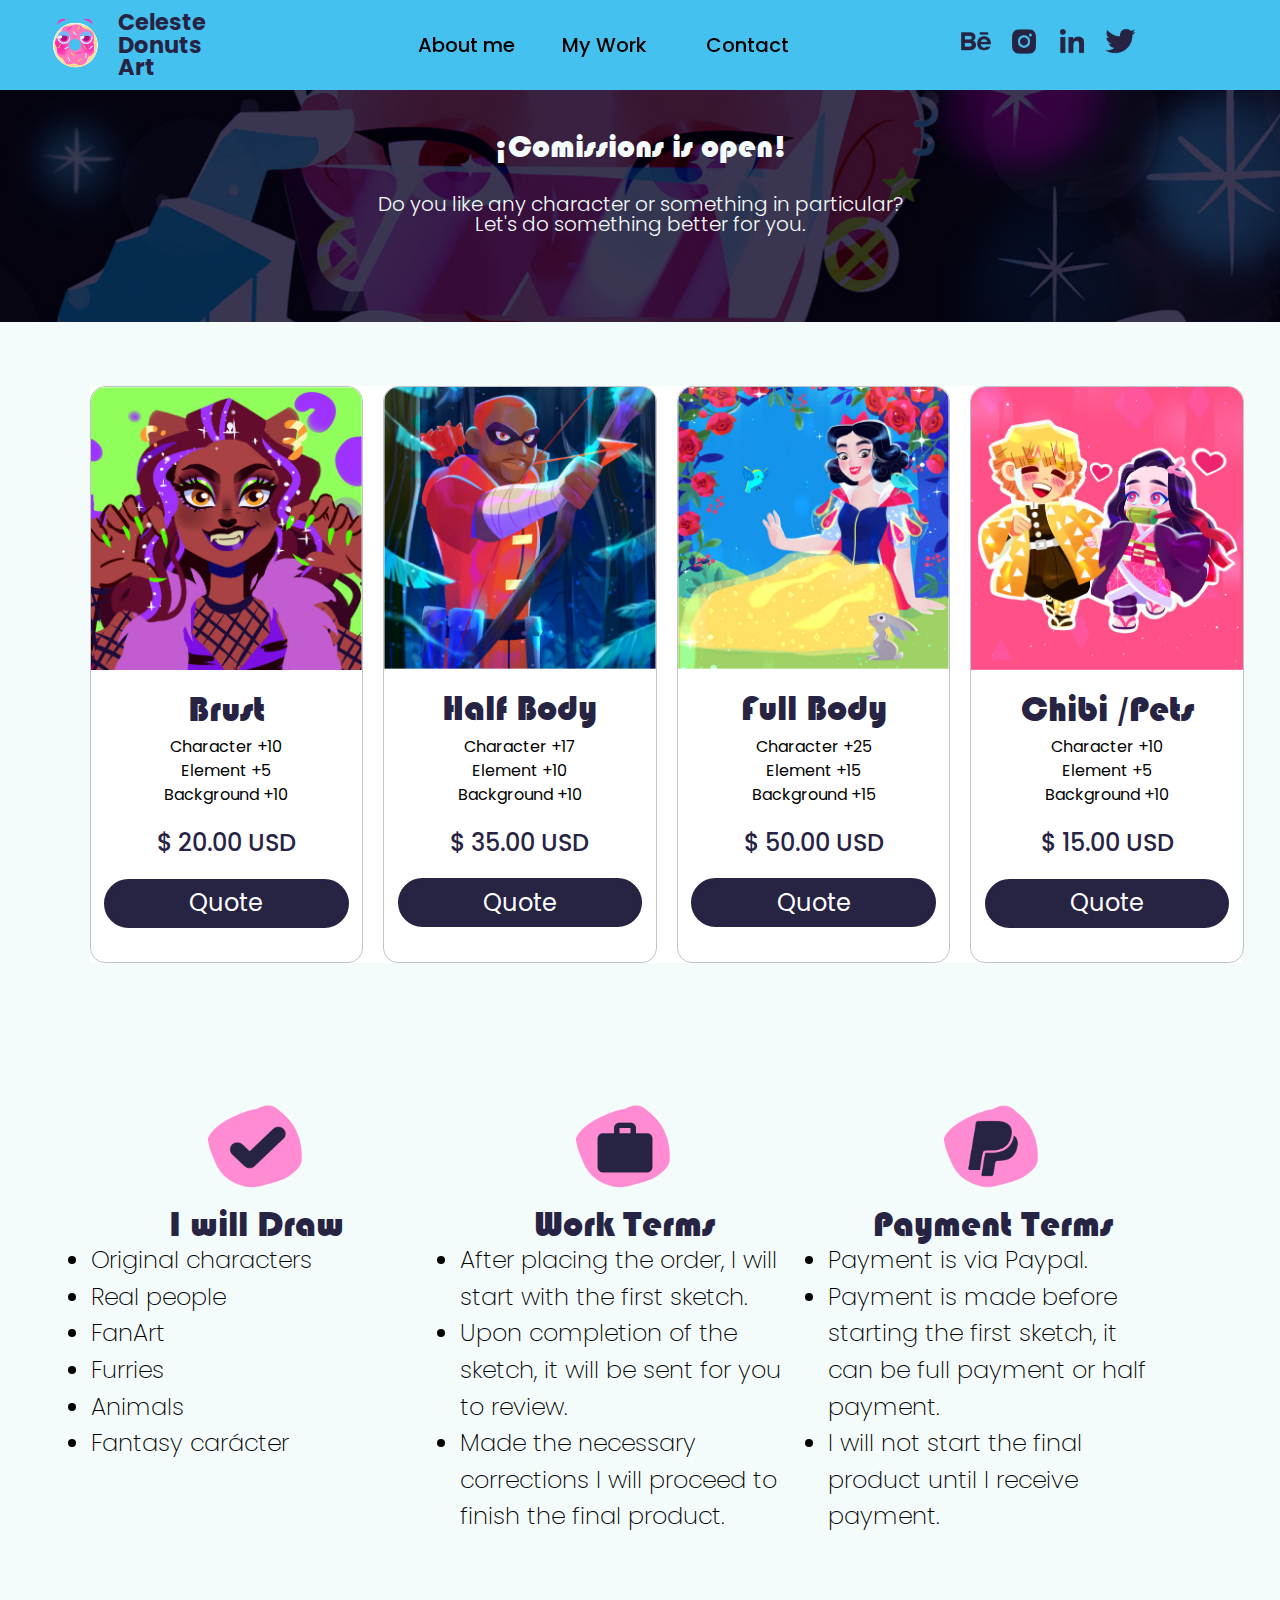
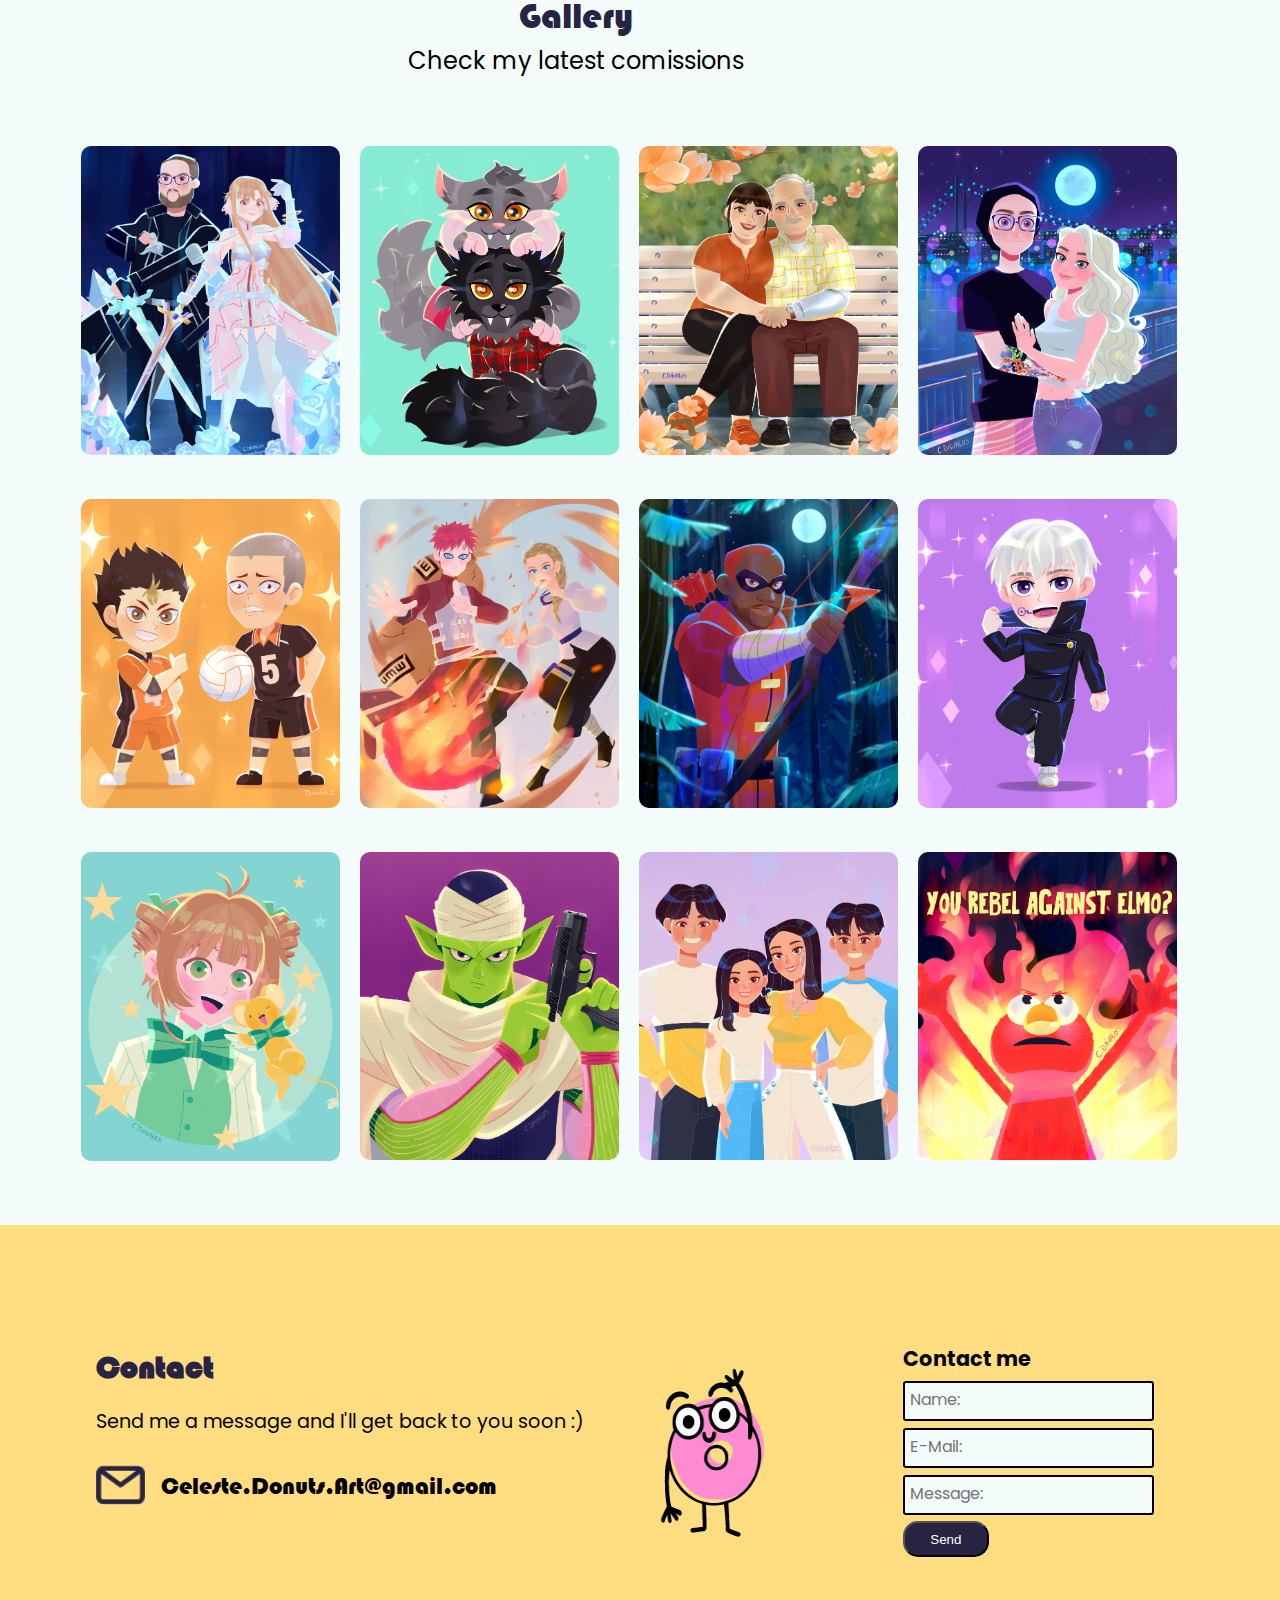
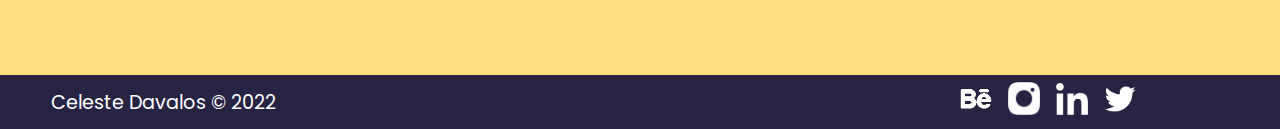
<file: comissions.html>
<!DOCTYPE html>
<html lang="en">
  <head>
    <meta charset="UTF-8" />
    <meta http-equiv="X-UA-Compatible" content="IE=edge" />
    <meta name="viewport" content="width=device-width, initial-scale=1.0" />
    <link rel="shortcut icon" href="./img/Icono.ico" type="image/x-icon" />
    <title>Donuts Art</title>
    <link rel="stylesheet" href="comissions.css" />
    <link rel="stylesheet" href="style2.css" />
    <link rel="preconnect" href="https://fonts.googleapis.com" />
    <link rel="preconnect" href="https://fonts.gstatic.com" crossorigin />
    <link
      href="https://fonts.googleapis.com/css2?family=Poppins:ital,wght@0,200;0,300;0,400;0,500;1,100&display=swap"
      rel="stylesheet"
    />
    <style type="text/css" media="screen, print">
      @font-face {
        font-family: "Bauhaus 93";
        src: url("font/BAUHS93.ttf");
      }
    </style>
  </head>
  <body>
    <header id="header" class="nav">
      <a href="./index.html">
        <div class="header__logo">
            <div class="header__logo__container">
                <img  class="header__logo--img iconDonut" src="./img/Icono.png" id="logo">
                <img  class="header__logo--imgGIF iconDonutGif" src="./img/icon-home-gif.gif" id="logoGif">
            </div>
            <h1 class="header__logo--text">Celeste <br>Donuts Art</h1>
    
    </div>
      </a>
      <nav>
        <a href="./index.html#about" class="link__color">About me</a>
        <a href="./index.html#work" class="link__color">My Work</a>
        <a href="./index.html#contact" class="link__color">Contact</a>
      </nav>
      <div class="social">
        <a href="">
          <img src="img/Img-Behance.png" />
        </a>
        <a href="">
          <img src="img/Img-Instagram.png" />
        </a>
        <a href="">
          <img src="img/Img-LinkedIn.png" />
        </a>
        <a href="">
          <img src="img/Img-Twitter.png" />
        </a>
      </div>
    </header>
    <section>
      <div class="comissionCover">
        <p class="headTxt1">¡Comissions is open!</p>
        <p class="headTxt2">
          Do you like any character or something in particular? Let's do
          something better for you.
        </p>
      </div>
    </section>
    <section>
      <div class="containerGrilla">
        <div class="card">
          <img class="cardImg" src="./img/Bust.jpg" alt="" />
          <div class="cardTxt">
            <p class="comissTittle">Brust</p>
            <ul class="comissContent">
              <li>Character +10</li>
              <li>Element +5</li>
              <li>Background +10</li>
            </ul>
            <p class="comissPrice">$ 20.00 USD</p>
            <button class="btnQuote btnQuoteTxt">Quote</button>
          </div>
        </div>
        <div class="card">
          <img class="cardImg" src="./img/Half body.jpg" alt="" />
          <div class="cardTxt">
            <p class="comissTittle">Half Body</p>
            <ul class="comissContent">
              <li>Character +17</li>
              <li>Element +10</li>
              <li>Background +10</li>
            </ul>
            <p class="comissPrice">$ 35.00 USD</p>
            <button class="btnQuote btnQuoteTxt">Quote</button>
          </div>
        </div>
        <div class="card">
          <img class="cardImg" src="./img/Full body.jpg" alt="" />
          <div class="cardTxt">
            <p class="comissTittle">Full Body</p>
            <ul class="comissContent">
              <li>Character +25</li>
              <li>Element +15</li>
              <li>Background +15</li>
            </ul>
            <p class="comissPrice">$ 50.00 USD</p>
            <button class="btnQuote btnQuoteTxt">Quote</button>
          </div>
        </div>
        <div class="card">
          <img class="cardImg" src="./img/Chibi.jpg" alt="" />
          <div class="cardTxt">
            <p class="comissTittle">Chibi /Pets</p>
            <ul class="comissContent">
              <li>Character +10</li>
              <li>Element +5</li>
              <li>Background +10</li>
            </ul>
            <p class="comissPrice">$ 15.00 USD</p>
            <button class="btnQuote btnQuoteTxt">Quote</button>
          </div>
        </div>
      </div>
    </section>
    <section>
      <div class="noteComission">
        <div>
          <img src="./img/check.png" alt="" class="vector" />
          <p class="comissTittle">I will Draw</p>
          <ul class="comissContenText">
            <li>Original characters</li>
            <li>Real people</li>
            <li>FanArt</li>
            <li>Furries</li>
            <li>Animals</li>
            <li>Fantasy carácter</li>
          </ul>
        </div>
        <div>
          <img src="./img/maleta.png" alt="" class="vector" />
          <p class="comissTittle">Work Terms</p>
          <ul class="comissContenText">
            <li>
              After placing the order, I will start with the first sketch.
            </li>
            <li>
              Upon completion of the sketch, it will be sent for you to review.
            </li>
            <li>
              Made the necessary corrections I will proceed to finish the final
              product.
            </li>
          </ul>
        </div>
        <div>
          <img src="./img/paypal.png" alt="" class="vector" />
          <p class="comissTittle">Payment Terms</p>
          <ul class="comissContenText">
            <li>Payment is via Paypal.</li>
            <li>
              Payment is made before starting the first sketch, it can be full
              payment or half payment.
            </li>
            <li>I will not start the final product until I receive payment.</li>
          </ul>
        </div>
      </div>
    </section>
    <section>
      <div class="comissGallery">
        <div class="comissGalleryCont">
          <p class="comissTittle">Gallery</p>
          <p class="comissContentTextGallery">Check my latest comissions</p>
        </div>
        <div class="comissGalleryGrilla">
          <div class="cardComission">
            <a href="" class="openModalComission">
              <img
                class="cardComissionImg"
                src="./img/galeryComissions/1.jpg"
                alt=""
                srcset=""
              />
            </a>
          </div>
          <div class="cardComission">
            <a href="" class="openModalComission">
              <img
                class="cardComissionImg"
                src="./img/galeryComissions/2.jpg"
                alt=""
                srcset=""
              />
            </a>
          </div>
          <div class="cardComission">
            <a href="" class="openModalComission">
              <img
                class="cardComissionImg"
                src="./img/galeryComissions/3.jpg"
                alt=""
                srcset=""
              />
            </a>
          </div>
          <div class="cardComission">
            <a href="" class="openModalComission">
              <img
                class="cardComissionImg"
                src="./img/galeryComissions/4.jpg"
                alt=""
                srcset=""
              />
            </a>
          </div>
          <div class="cardComission">
            <a href="" class="openModalComission">
              <img
                class="cardComissionImg"
                src="./img/galeryComissions/5.jpg"
                alt=""
                srcset=""
              />
            </a>
          </div>
          <div class="cardComission">
            <a href="" class="openModalComission">
              <img
                class="cardComissionImg"
                src="./img/galeryComissions/6.jpg"
                alt=""
                srcset=""
              />
            </a>
          </div>
          <div class="cardComission">
            <a href="" class="openModalComission">
              <img
                class="cardComissionImg"
                src="./img/galeryComissions/7.jpg"
                alt=""
                srcset=""
              />
            </a>
          </div>
          <div class="cardComission">
            <a href="" class="openModalComission">
              <img
                class="cardComissionImg"
                src="./img/galeryComissions/8.jpg"
                alt=""
                srcset=""
              />
            </a>
          </div>
          <div class="cardComission">
            <a href="" class="openModalComission">
              <img
                class="cardComissionImg"
                src="./img/galeryComissions/9.jpg"
                alt=""
                srcset=""
              />
            </a>
          </div>
          <div class="cardComission">
            <a href="" class="openModalComission">
              <img
                class="cardComissionImg"
                src="./img/galeryComissions/10.jpg"
                alt=""
                srcset=""
              />
            </a>
          </div>
          <div class="cardComission">
            <a href="" class="openModalComission">
              <img
                class="cardComissionImg"
                src="./img/galeryComissions/11.jpg"
                alt=""
                srcset=""
              />
            </a>
          </div>
          <div class="cardComission">
            <a href="" class="openModalComission">
              <img
                class="cardComissionImg"
                src="./img/galeryComissions/12.jpg"
                alt=""
                srcset=""
              />
            </a>
          </div>
        </div>
      </div>
    </section>
    <section class="footerComissions">
        <div class="com__form">
            <div class="com__form--contact">
                <h2>Contact</h2>
                <p>Send me a message and I'll get back to you soon :) </p>
                <div class="com__form--contact--mail">
                    <img  src="img/mail.png">
                    <h3>Celeste.Donuts.Art@gmail.com</h3>
                </div>             
            </div>
           
                <img class="img__footer" src="img/footer-animate.gif">
     
            <div>   
                <form action="mailto:Celeste.Donuts.Art@gmail.com">          
                    <div class="form__items">
                            <h3>Contact me</h3>
                            <INPUT class ="form--border "type="text" id="nombre" placeholder="Name:"><BR>                 
                            <INPUT  class ="form--border " type="text" id="email" placeholder="E-Mail:"><BR>               
                            <INPUT  class ="form--border " type="text" id="message" placeholder="Message:" class="input--mes"><BR>
                    <INPUT type="submit" value="Send" class="form--send"> 
                    </div>
                </form>
            </div>
        </div>
    </section>
<footer>
    <h3>Celeste Davalos © 2022 </h3>
    <div class="social__footer">
        <a href="https://www.behance.net/rociocelestedavalos" target="_blank">
            <img  src="img/Img-Behance-white.png">
        </a> 
        <a href="https://www.instagram.com/celeste_donuts_art/" target="_blank">
            <img  src="img/Img-Instagram-white.png">
        </a> 
        <a href="">
            <img  src="img/Img-LinkedIn-white.png" target="_blank">
        </a> 
        <a href="https://twitter.com/CelesteDonutArt" target="_blank">
            <img src="img/Img-Twitter-white.png">
        </a> 
    </div>
</footer>
<section class="modalComission">
    <!-- <div class="modal__container">
      
        <img src="./img/galeryComissions/1.jpg" class="modal__Image" alt="" srcset="" />
      
      <a href="" class="modal__close">X</a>
    </div> -->
</section>

    <script src="./comission.js"></script>
    <script src="./main.js"></script>
  </body>
</html>
</file>
<file: comissions.css>
* {
  margin: 0;
  padding: 0;
}


  body {
    display: flex;
    flex-direction: column;
    background-color: #f3fbfb;
    width: 100%;
  }

  .iconDonut{
    display: none;
  }

  .iconDonutGif{
    display: flex !important;
  }

  nav {
    position: sticky;
    top: 0;
    z-index: 1;
  }

  .navBarWhite {
    background-color: #ffffff !important;
    box-shadow: 0px 5px #00000017;
  }

  .comissionCover {
    display: flex;
    flex-direction: column;
    justify-content: center;
    align-items: center;
    padding: 0px;

    width: 100%;
    height: 232px;

    background: 50% 35% repeat url("img/Banner\ comisiones.jpg");
  }

  .headTxt1 {
    display: flex;
    justify-content: center;
    width: 51.875rem;
    height: 4rem;

    font-family: "Bauhaus 93";
    font-style: normal;
    font-weight: 400;
    font-size: 2em;
    line-height: 1em;
    text-align: center;

    color: #F3FBFB;
  }

  .headTxt2 {
    display: flex;
    justify-content: center;
    width: 32.875rem;
    height: 5.5625rem;

    font-family: "Poppins";
    font-style: normal;
    font-weight: 300;
    font-size: 1.25em;
    line-height: 1em;
    text-align: center;

    color: #F3FBFB;
  }

  .containerGrilla {
    display: grid;
    grid-template-columns: repeat(4, 23.75%);
    grid-template-rows: auto;
    column-gap: 1.25rem;
    width: 90%;
    height: auto;
    margin: 5% 7%;
    background: #ffffff;
  }

  .card {
    box-sizing: border-box;
    display: flex;
    flex-direction: column;
    padding: 0px 0px 25px;
    gap: 12px;
    width: 100%;
    height: auto;
    background: #ffffff;
    border: 1px solid #c0c3c5;
    border-radius: 15px;
  }

  .cardImg {
    width: 100%;
    height: auto;
    object-fit: fill;
    border-radius: 15px 15px 0px 0px;
  }

  .cardTxt {
    display: flex;
    flex-direction: column;
    justify-content: space-evenly;
    align-items: center;
    height: 255px;
    background: #ffffff;
  }

  .comissTittle {
    font-family: "Bauhaus 93";
    font-style: normal;
    font-weight: 400;
    font-size: 2.25em;
    line-height: 1em;
    text-align: center;
    color: #272343;
  }

  .comissContentTextGallery {
    font-family: "Poppins";
    font-style: normal;
    font-weight: 400;
    font-size: 1.5em;
    line-height: 2.25em;
    text-align: center;

    color: #000000;
  }

  .comissContent {
    display: flex;
    flex-direction: column;
    justify-content: center;
    width: 267px;
    height: 72px;
    font-family: "Poppins";
    font-style: normal;
    font-weight: 400;
    font-size: 1em;
    line-height: 1.5em;
    text-align: center;

    color: #000000;
  }

  .comissContent li {
    list-style: none;
  }

  .comissPrice {
    font-family: "Poppins";
    font-style: normal;
    font-weight: 500;
    font-size: 1.5em;
    line-height: 2.25em;
    text-align: center;
    color: #272343;
  }

  .btnQuote {
    box-sizing: border-box;
    display: flex;
    flex-direction: column;
    justify-content: center;
    align-items: center;
    padding: 10px;
    gap: 10px;
    width: 90%;
    height: 49px;
    text-align: center;
    background: #272343;
    border: 3px solid #272343;
    border-radius: 50px;
  }

  .btnQuoteTxt{
    font-family: "Poppins";
    font-style: normal;
    font-weight: 400;
    font-size: 1.5em;
    line-height: 2.25em;
    color: #ffffff;
  }

  .btnQuote:hover {
    background-color: #151325;
  }

  .noteComission {
    display: grid;
    grid-template-columns: repeat(3, 32%);
    flex-direction: row;
    justify-content: center;
    gap: 20px;
    position: static;
    width: 85%;
    margin: 5% 7%;
    top: 149.14463452566096vh;
    left: 119px;
    background: #f3fbfb;
  }

  .noteComission div{
    display: flex;
    flex-direction: column;
    justify-content: space-between;
    width: 95%;
    height: auto;
  }

  .vector {
    display: flex;
    justify-self: center;
    align-self: center;
    width: 7.481875rem;
    height: 7.20875rem;
  }

  .comissContenText {
    font-family: "Poppins";
    font-style: normal;
    font-weight: 200;
    font-size: 1.5em;
    line-height: 1.525em;
    list-style: initial;
    color: #000000;
    height: 292px;
  }

  .comissTittleDraw {
    width: 263px;
    height: 66px;
  }

  .comissTittleWork {
    width: 263px;
    height: 66px;
  }

  .comissTittlePayment {
    width: 383px;
    height: 66px;
  }

/*-----------------------------------------------------------------------------------------------------*/

  .comissGallery {
    position: static;
    width: 90%;
    top: 254.89891135303267vh;
    left: 119px;
    display: flex;
    flex-direction: column;
  }

  .comissGalleryCont {
    display: flex;
    flex-direction: column;
    justify-content: center;
    align-items: center;
    margin: auto;
  }

  .comissGalleryGrilla {
    display: grid;
    grid-template-columns: repeat(4, 25%);
    grid-template-rows: repeat(3, auto);
    gap: 1.25rem;
    row-gap: 2.3125rem;

    justify-items: center;
    align-items: center;
 
    width: 90%; 
    margin: 5% 7%;
  }

  .cardComission {
    justify-content: center;
    align-items: center;    
    width: 100%;
    height: auto;
    border-radius: 10px;
  }

  .cardComissionImg{
    width: 100%;
    height: auto;
    border-radius: 10px;
    object-fit: cover;
  }

  .cardComissionImg:hover{
    transform: scale(1.03);
  }

/*----------------------------------------------------------------------------------------------------------------------------*/
  
.footerComissions{
  width: 100%;
}

.footerComissionsBar{
    width: 100%;
}
  .modal__Image{
    width: 90%;
    height: 100%;
    padding: auto;
    border-radius: 6px;
    margin: 0 0.5rem 1rem 1rem;
  }

  .modalComission {
    display: flex;
    position: fixed;
    top: 0;
    left: 0;
    right: 0;
    bottom: 0;
    opacity: 0;
    pointer-events: none;
    background-color: #000000bd;
    width: 100%;
  }

  .modal--show {
    opacity: 1;
    pointer-events: unset;
    transition: opacity 0.6s;
  }

  .modal__container {
    display: flex;
    justify-content: center;
    height: 80%;
    max-width: 500px;
    max-height: 550px;
    border-radius: 6px;
    padding: 1em;
    background-color: #ffffff;
    margin-left: 398px;
    margin-top: 80px;
  }

  .modal__close{
    background-color: #ffffff;
    border: none;
    align-self: start;
    font-weight: 600;
    font-size: 1.5em;
  }
</file>
<file: style2.css>
* {
    margin: 0;
    padding: 0;
}

#loading {
    display: flex;
    justify-content: center;
    align-items: center;
    z-index: 100;
  }


#loading img{
    margin-left: 40vw;
    margin-top: 30vh;
    width: 20%;
    height: 30%;
}

body {
    background-color: #F3FBFB;
}

a{
    text-decoration: none;
    color: black;
    font-family: 'poppins';
    font-size: 1em;
    font-weight: 500;
    
}

/*-------Header-----------------------------------*/


header {
    display: flex;
    flex-direction: row;
    background-color: #45C1F0;
    justify-content: space-between;
    align-items: center;
    height: 10vh;
    position: sticky;
    top: 0; 
    z-index: 1000;
}

.header__logo{
    margin-left: 20%;
    display: flex;
    align-items: center;

}

.header__logo__container{
    display: flex;
    align-items: center;
    justify-content: center;
    width: 5.3vw;
}

.header__logo--img{
    
    max-width:100%;
    max-height:100%;
}

.header__logo--imgGIF{
    display: none;
    max-height:100%;
    max-width:120%;
    object-fit: contain;
}

.header__logo--text{
    margin-left: 1rem;   
    width: 10rem;
    font-family: 'poppins';
    font-size: 2.5vh;
    text-justify: center;
    color: #272343;
    line-height: 1.4rem;
}

nav{
   
    display: flex;
    flex-direction: row;
    flex-wrap: nowrap;
    font-family: 'poppins';
    font-size: 2.2vh;    
    font-weight: 500;
}

nav a{
    margin-left: 2rem;
    width: 7rem;

}

.social{
    margin-right: 10%;
    /*width: 2rem;*/
    display: flex;
    justify-content: space-around;
}

.social img{
    width: 2rem;
    margin-right: 1rem;
}

/*------------------Main---------------------------*/

.main{
   
    background-image: url("img/Home\ fondo\ chispas.png");
   
    height: 90vh;
    width: 100%;
    display: flex;
    flex-direction: row;
    justify-content: flex-end;
}

.container__text{
    display: flex;
    
    flex-direction: column;
    justify-content: center;
    margin-bottom: 7%;
}

.container__text--center{
    transform: translatex(-75%);
    background-color: #45C1F0;
    color: #272343;
    opacity: 0.95;
    line-height: 4rem;
}

.container__text--center h2{

    margin-bottom: 2rem;
    font-family: 'Bauhaus 93';
    text-align: center;
    font-size:  4rem;
}

.container__text--center h3{
    margin-bottom: 10%;
    text-align: center;
    font-family: "Poppins";
    font-size:  1.2rem;
    line-height: 1.8rem;
}

.container__text--center button {
    border: 1px solid #272343;
    border-radius: 30px;
    font-family:"Poppins";
    background-color: transparent;
}

.container__text--center button  p{
    padding: 1rem;
    width: 14rem;
    font-size: 1rem;
    text-align: center;
}

.container__img{
    display: flex;
    align-items: flex-end;
}

.main--img{
    width: 50vw;   
}

/*------------------About me---------------------------*/

.about{
    height: 90vh;  
    display: flex;
    flex-direction: column;
    margin-top: 10vh;
}

.about__content{
    height: 55%;
    display: flex;
    align-items: center;
    justify-content: space-evenly;
}

.about__content img{
    width: 30vw;
    border-radius: 33px;
}


.about__content--text{
    display: flex;
    flex-direction: column;
    align-items: center;
    justify-content: center;
    width: 20%;
}

.about__content__text--description{
    display: flex;
    align-items: center;
    justify-content: center;
    font-size: 2vh; 
}

.about__content--text h2{
    font-family: 'Bauhaus 93';
    font-size: 2em;
    margin-bottom: 2rem;
    color: #272343;
}

.about__content--text p {
    font-family: "Poppins";
    font-weight: bold;
}

.about__content--carr{
    background-color: #FF8BD2;
   
}

.swiper {
    width: 40vw;
    height: 40vh;
  }




  .swiper-slide {
    text-align: center;
    font-size: 18px;
    background: #fff;

    /* Center slide text vertically */
    display: -webkit-box;
    display: -ms-flexbox;
    display: -webkit-flex;
    display: flex;
    -webkit-box-pack: center;
    -ms-flex-pack: center;
    -webkit-justify-content: center;
    justify-content: center;
    -webkit-box-align: center;
    -ms-flex-align: center;
    -webkit-align-items: center;
    align-items: center;
  }

  .swiper-slide img {
    display: block;
    width: 100%;
    height: 100%;
    object-fit: cover;
  }

.containers{
    display: flex;
    flex-direction: row;
    justify-content: center;

}

.containerSkills{
    margin: 1rem;
    width: 25%;
    padding: .2rem;

    height: 40vh;
    border-radius: 20px;
    display: flex;
    flex-direction: column;
    align-items: center;  
}

.container--pink{
    background-color: #FF8BD2;
}

.container--yellow{
    background-color: #FFDD80;
}

.container--blue{
    background-color: #45C1F0;
}


.containerSkills h3{
    font-family: 'Bauhaus 93';
    font-size: 2em;
    color: #272343;
}
.containerSkills p{
    font-family: "Poppins";
    font-size: 2vh;
    font-weight: 400;
    padding:  0 1rem 1rem 1rem;    
}

.containerSkills img{
    width: 50%;
}

/*------------------My work---------------------------*/

.work{
    height: max-content;  
    display: flex;
    flex-direction: column;
    margin-top: 10vh;
    background-color: #F3FBFB;
}

.work__header{
    position: sticky;
    z-index: 1;
    top: -4vh;
    height: 25vh;
    display: flex;
    flex-direction: column;
    background-color:  #F3FBFB;
    justify-content: center;
    align-items: center;
}

.work__header h2{
    text-align: center;
    font-size: 2rem;
    font-family: 'Bauhaus 93';
    margin-top: 3rem;
    color: #272343;
}

.work__header p{
    font-family: "Poppins";
  
    font-size: 1.2rem;
}

.work__header button{
    font-family: "Poppins";  
    width: 12rem;
    font-size: 1.2rem;
    border: 1px solid #272343;
    background-color: transparent;
    border-radius: 50px;
    margin-left: 2rem;
    margin-top: 2rem;
    margin-bottom: 2rem;
    padding: .5rem;
}

.work__projects{
    margin-left: 10%;
    width: 80vw;
    display: grid;
    grid-template-columns: repeat(4, 1fr);
    grid-gap: 10px;   
   /* overflow-y: scroll;*/
    margin-top: 3%;
}

.project--item{
    margin: 2%;
    display: flex;
    flex-direction: column;
    width: 10vw;
    font-family: "Poppins";
    text-align: center;
    font-weight: 400;
}

.project--item input{
    border-radius: 10px;
    width: 17vw;
    height: min-content;
}

.project--item__p{
    width: 17vw;
  text-align: center;
}


.zoom{
    transition: 0.2s ease;
     -moz-transition: 0.2s ease; /* Firefox */
     -webkit-transition: 0.2s ease; /* Chrome - Safari */
     -o-transition: 0.2s ease; /* Opera */
}
.zoom:hover{
    transform : scale(1.03);
    -moz-transform : scale(1.03); /* Firefox */
    -webkit-transform : scale(1.03); /* Chrome - Safari */
    -o-transform : scale(1.03); /* Opera */
    -ms-transform : scale(1.03); /* IE9 */
}


/*------------------Comissions---------------------------*/

.comissions{
    height: 90vh;  
    display: flex;
    flex-direction: column;
    margin-top: 5vh;
}

.com__parallax{
    position: absolute; 
    overflow: hidden;
    width: 100%;
   
    z-index: -1;
  
}

.com__parallax img{
    margin-top: 39%;
    width: 100%;
}

.com__open{
    background:  fixed repeat url("img/Banner\ comisiones.jpg");
    background-position:  center;
    color: #F3FBFB;
    height: 40vh;
    display: flex;
    margin-top: 4vh;
    flex-direction: column;
    align-items: center;
    justify-content: center;
}

.com__open h2{
    
    font-family: "Bauhaus 93";
    font-style: normal;
    font-weight: 400;
    font-size: 2em;
    line-height: 1em;
    text-align: center;
    margin-bottom: 25px;
}

.com__open p{
    font-family: "Poppins";
    font-style: normal;
    font-weight: 300;
    font-size: 1.25em;
    line-height: 1em;
    text-align: center;
    width: 40%;
}

.com__open button{
    font-family: "Poppins";
    width: 15rem;
    font-size: 1.2rem;
    border: 1px solid white;
    color: white;
    background-color: transparent;
    border-radius: 10px;
    margin-left: 2rem;
    margin-top: 2rem;
    padding: .5rem;
}

.com__open button a{
    color: white;
}

.com__form {
    background-color: #FFDD80;
    display: flex;
    justify-content: space-around;
    align-items: center;
    height: 50vh;
}

.com__form--contact{
    margin-top: -4%;
    margin-left: 5%;
}

.com__form--contact h2{
    font-size: 2rem;
    font-family: 'Bauhaus 93';
    color: #272343;
}

.com__form--contact p{
    font-family: "Poppins";
    font-size: 1.2rem;
    margin-top: 1rem;
}

.com__form--contact h3{
    margin-top: 1rem;
    font-family: 'Bauhaus 93';
    font-size: 1.5rem;
    font-weight: 500;
}

.com__form--contact--mail{
    margin-top: 1rem;
    display: flex;
}

.com__form--contact--mail img{
    margin-top: .8rem;
    margin-right: 1rem;
    width: 10%;
    height: 10%;
}

.img__footer{
    width: 12%;
    height: 40%;
}


form {
    display: flex;
    flex-direction: column;
    justify-content: center;  
    width: 30vw;
    height: 50vh;
}

form h3 {
    font-size: 1.3rem;
    font-family: 'poppins';
}

.form__items{
    margin-left: 10%;
   
}

.form--border{
    border: 2px solid;
}

.form--send{

    box-sizing: border-box;
    background: #272343;
    border-radius: 15px;
    color: white;
    width: 25%;
    padding-right: 5px;
}

input::placeholder {
    font-size: 1.2em;
    font-family: "poppins";
  }

  input{
      margin-top: 2%;
      width: 70%;
      height: 4vh;  
      /* border: 1px solid ; */
    border-radius: 3px;
    padding-left: 5px;
    background-color: #F3FBFB;
  }

  .input--mes{
    margin-top: 2%;
    width: 70%;
    height: 10vh;  
}



/*------------------Footer---------------------------*/

footer {
    display: flex;
    flex-direction: row;
    background-color: #272343;
    justify-content: space-between;
    align-items: center;
    height: 6vh;
}

footer h3 {
    font-family: "poppins";
    font-size: larger;
    font-weight: 400;
    color: #fff;
    margin-left: 4%;
}

.social__footer{
    margin-right: 10%;
    display: flex;
    justify-content: space-around;
    align-items: center;
}


.social__footer img{
    width: 2rem;
    margin-right: 1rem;
}

/*------------ Modal (background)---------- */
.modal {
    display: flex; /* Hidden by default */
    justify-content: center;
    align-items: center;
    position: fixed; /* Stay in place */
    z-index: 1; /* Sit on top */
    left: 0;
    top: 0;
    width: 100%; /* Full width */
    height: 100%; /* Full height */
    overflow: hidden; /* Enable scroll if needed */
    opacity: 0;
    background-color: #000000bd;
    overflow-y:hidden;
  }
  
  /* Modal Content/Box */
  .modal-content {
    background-color: #fefefe;
    margin: 8% auto; /* 15% from the top and centered */
    margin-bottom: 8%;
    border-radius: 20px;
    border: 1px solid #888;
    width: 60%; /* Could be more or less, depending on screen size */
  }
  
  .modal--show {
    opacity: 1;
    transition: opacity 0.6s;
  }

  /* The Close Button */
  .close {
    color: #aaa;
    float: right;
    font-size: 28px;
    font-weight: bold;
  }

  .close img{
      margin-top: 1rem;
      width: 50%;
  }
  
  .close:hover,
  .close:focus {
    color: black;
    text-decoration: none;
    cursor: pointer;
  }


  /*------------ Modal Styles---------- */

  .project--item__modal{ 
    display: flex;
    justify-content: center;
    align-items: center;
    padding: 2%
  }

    .mySwiperModal{
        width: 100%;
        height: 100%;
    }

   #img__Carr{
       height: 100%;
       width: 100%;
   } 

   .swiper-slide video {
    width: 30vw;
   }

  .project--item__modal--text{
    display: flex;
    flex-direction: column;
    justify-content: space-between;
    width: 30vw;
    margin-left: 2rem;
  }
  
  .project--item__modal--text h3{
    margin-top: 1rem;  
    font-family: "Poppins";
    font-weight: 1000;
  }
  .project--item__modal--text p{
    font-family: "Poppins";
    font-weight: 200;
  }

.project--item__modal--textDesc{
    margin-top: 1rem; 
    width: 20vw;
    word-wrap: break-word;
    font-family: "Poppins";
    font-weight: 500;    
}

.project--item__modal--text button {
    font-family: "Poppins";
    width: 10rem;
    font-size: 1rem;
    border: 1.5px solid #272343;
    background-color: transparent;
    border-radius: 50px;
    margin-left: 2rem;
    margin-top: 2rem;
    padding: .5rem;
    margin-bottom: 1rem;
}

  
  .tools--img img{
    width: 3vw;
    height: min-content;
  }

  .swiper-button-next {
    background-image: url("img/button_right.png") !important;
    background-repeat: no-repeat;
    background-size: 100% auto;
    background-position: center;
  }


  .swiper-button-prev {
    background-image: url("img/Button_left.png") !important;
    background-repeat: no-repeat;
    background-size: 100% auto;
    background-position: center;
  }


  .swiper-button-next::after {
    display: none;
  }

  .swiper-button-prev::after {
    display: none;
  }
</file>
